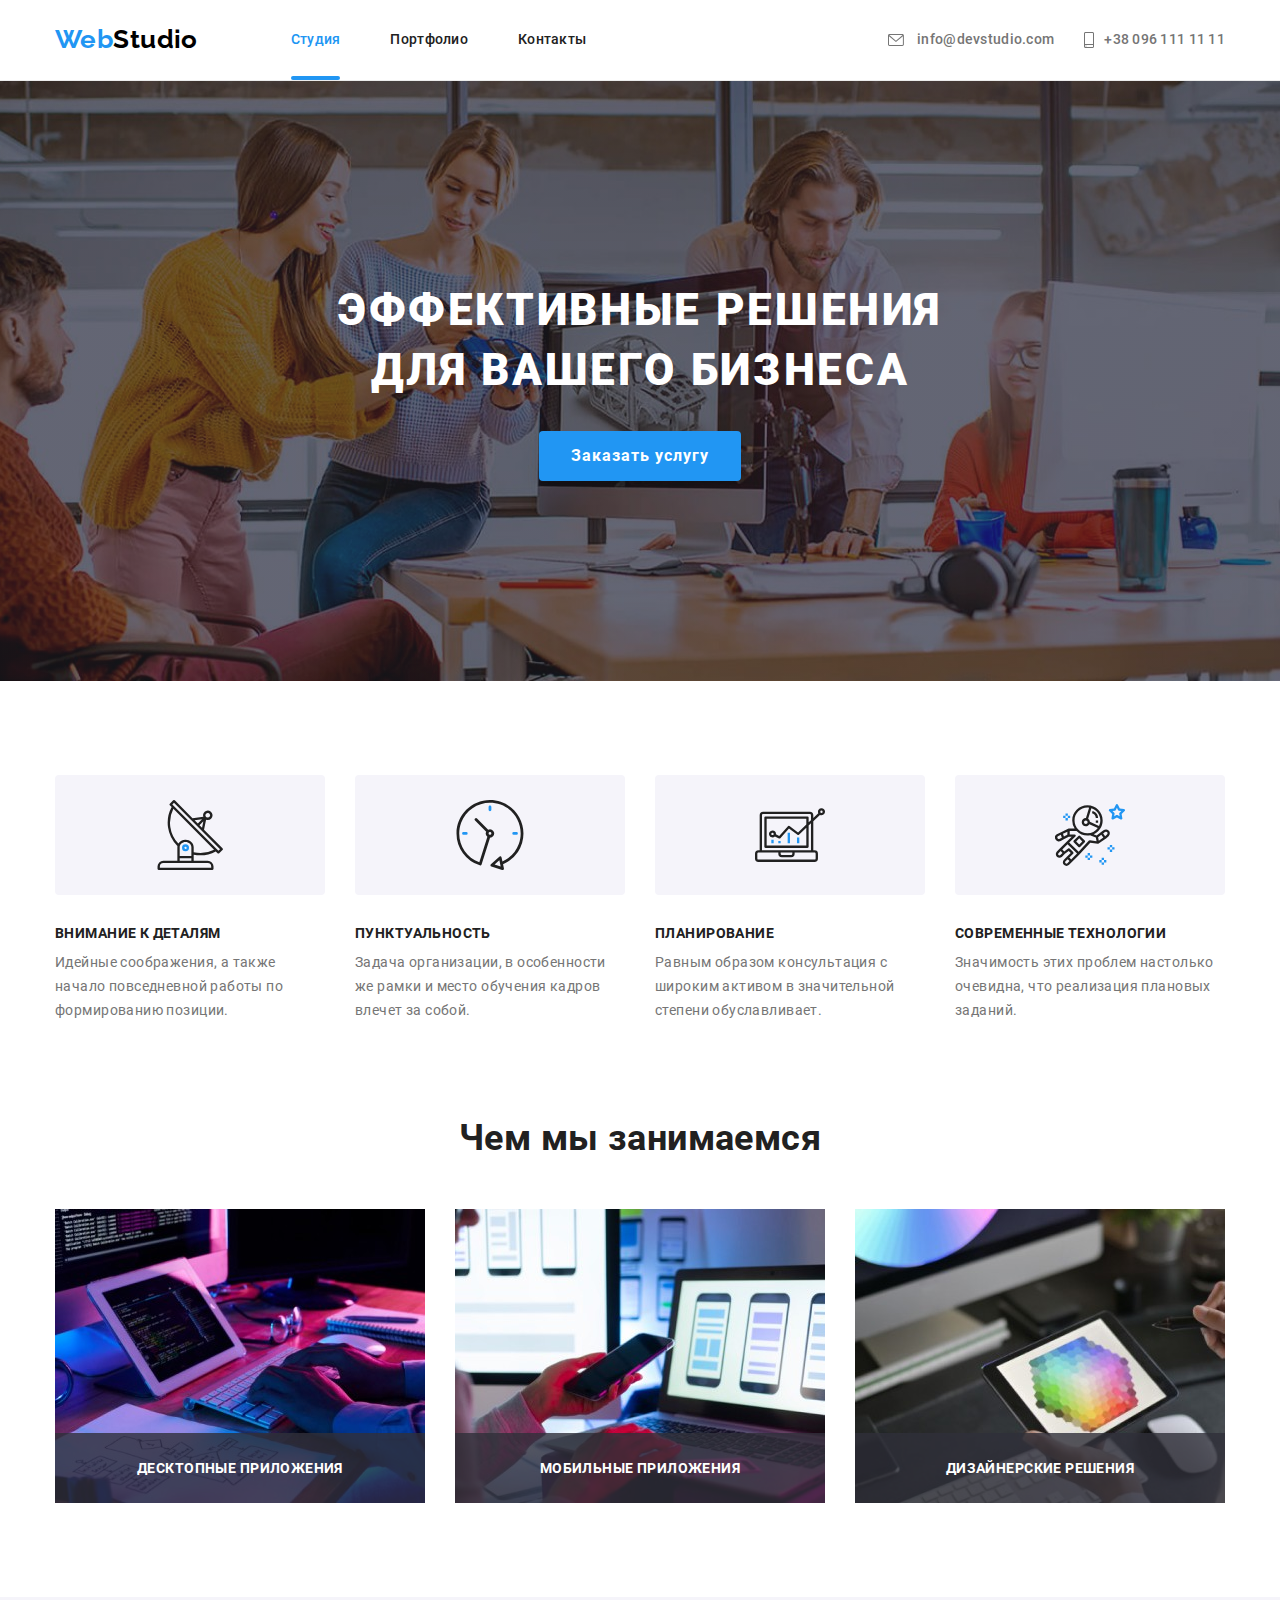
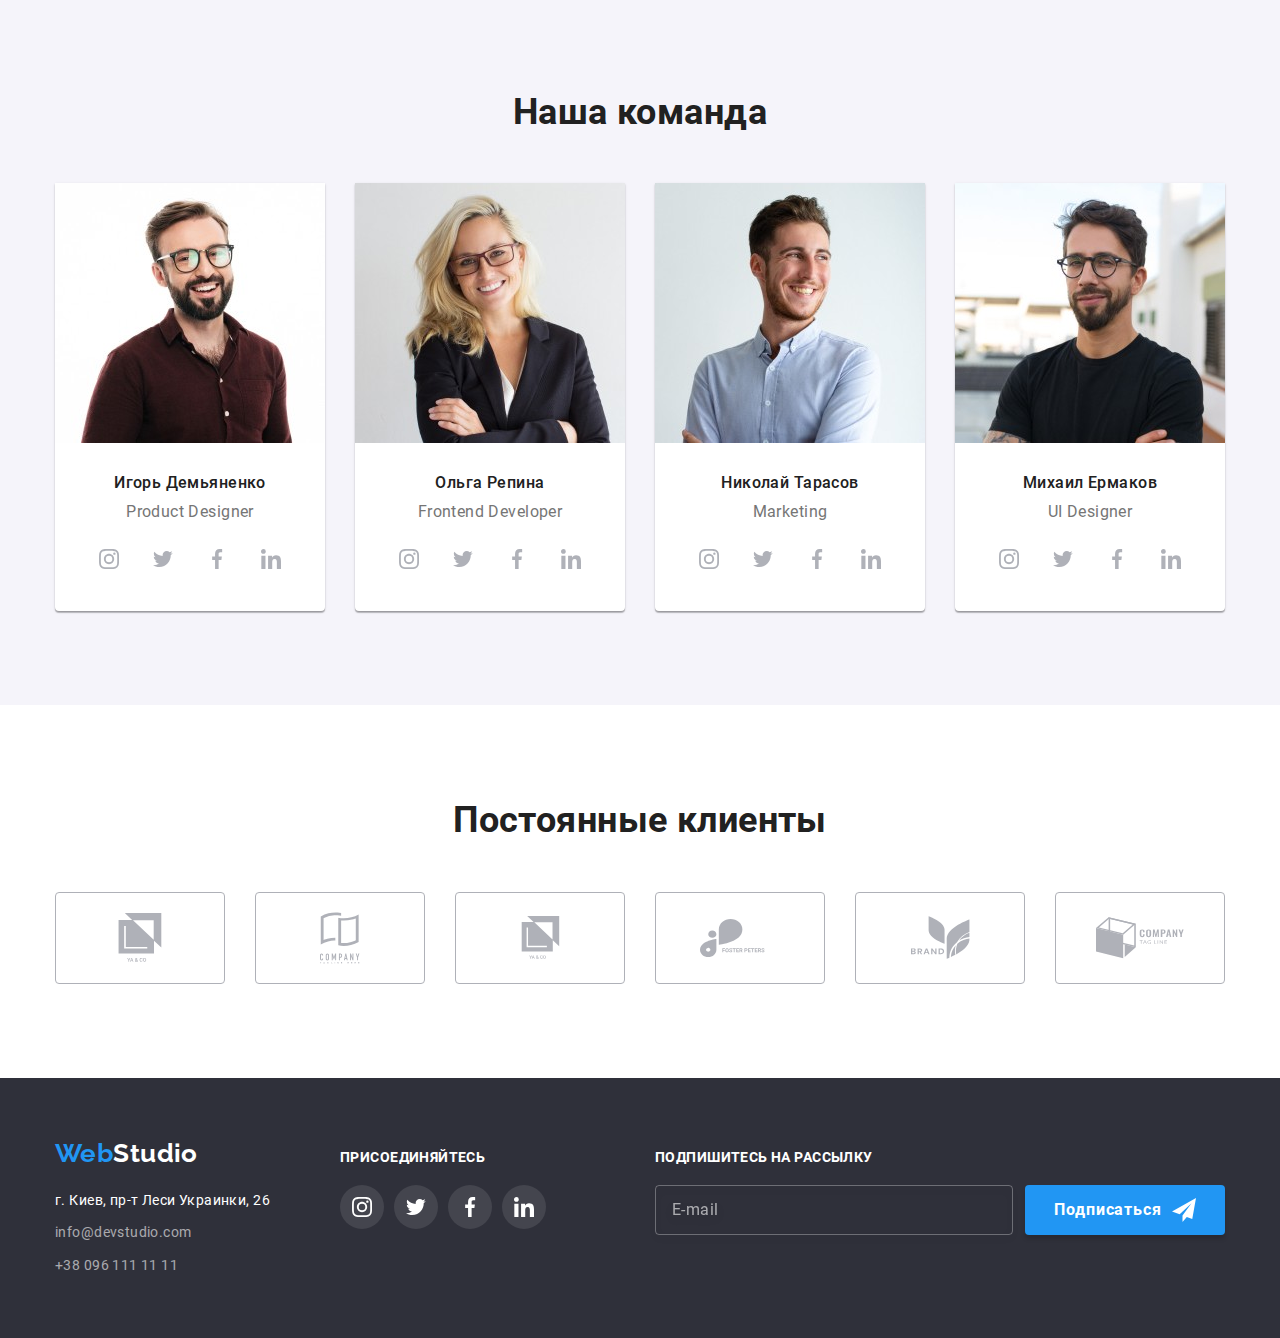
<file: index.html>
<!DOCTYPE html>
<html lang="ru">
	<head>
		<meta charset="UTF-8" />
		<meta http-equiv="X-UA-Compatible" content="IE=edge" />
		<meta name="viewport" content="width=device-width, initial-scale=1.0" />
		<title>WebStudio</title>
		<link rel="stylesheet" href="./css/main.min.css" />
	</head>
	<body data-body>
		<!--Шапка-->
		<header class="header">
			<div class="header__container container">
				<a href="./index.html" class="header__logo logo link">Web<span class="header__logo--color">Studio</span></a>
				<button class="mobile-btn" type="button" aria-expanded="false" aria-controls="mobile-menu" data-menu-button>
					<svg class="mobile-btn__icon" width="40" height="40" aria-label="Переключатель мобильного меню">
						<use class="mobile-btn__icon-cross" href="./images/icons.svg#icon-close"></use>
						<use class="mobile-btn__icon-menu" href="./images/icons.svg#icon-menu"></use>
					</svg>
				</button>
				<div class="header__box-links" id="mobile-menu" data-menu>
					<nav class="header__nav">
						<ul class="header__nav-list nav-list list">
							<li class="nav-list__item"><a class="nav-list__link nav-list__link--current link" href="">Студия</a></li>
							<li class="nav-list__item"><a class="nav-list__link link" href="./portfolio.html">Портфолио</a></li>
							<li class="nav-list__item"><a class="nav-list__link link" href="">Контакты</a></li>
						</ul>
					</nav>
					<ul class="contacts header__contacts list">
						<li class="contacts__item">
							<a href="mailto:info@devstudio.com" class="contacts__link link">
								<svg class="contacts__icon-invelope contacts__icon">
									<use href="./images/icons.svg#icon-envelope"></use>
								</svg>
								info@devstudio.com</a
							>
						</li>
						<li class="contacts__item">
							<a href="tel:+380961111111" class="contacts__link contacts__link--tel link">
								<svg class="contacts__icon-smartphone contacts__icon">
									<use href="./images/icons.svg#icon-smartphone"></use></svg
								>+38 096 111 11 11</a
							></li
						>
					</ul>
					<ul class="header__social-list list">
						<li class="header__social-item"
							><a
								class="header__social-link link"
								href="https://www.instagram.com/"
								target="_blank"
								rel="noopener nofollow noreferrer"
								>Instagram</a
							>
						</li>
						<li class="header__social-item"
							><a
								class="header__social-link link"
								href="https://twitter.com/"
								target="_blank"
								rel="noopener nofollow noreferrer"
								>Twitter</a
							></li
						>
						<li class="header__social-item"
							><a
								class="header__social-link link"
								href="https://uk-ua.facebook.com/"
								target="_blank"
								rel="noopener nofollow noreferrer"
								>Facebook</a
							></li
						>
						<li class="header__social-item"
							><a
								class="header__social-link link"
								href="https://www.linkedin.com/"
								target="_blank"
								rel="noopener nofollow noreferrer"
								>Linkedin</a
							></li
						>
					</ul>
				</div>
			</div>
		</header>
		<main>
			<!--Заголовок-->
			<section class="hero">
				<h1 class="hero__title">Эффективные решения для вашего бизнеса</h1>
				<button class="hero__btn" type="button" name="заказать услугу" data-modal-open>Заказать услугу</button>
				<div class="backdrop is-hidden" data-modal>
					<div class="modal">
						<button class="modal__btn-close" type="button" data-modal-close>
							<svg class="modal__icon-close" width="18" height="18">
								<use href="./images/icons.svg#icon-close"></use>
							</svg>
						</button>
						<form class="form" autocomplete="off">
							<div role="form__group" aria-labelledby="data-user">
								<p class="form__title" id="data-user">Оставьте свои данные, мы вам перезвоним</p>

								<label class="form__label">
									<span class="form__subtitle">Имя</span>
									<input class="form__input-user" type="text" name="name-user" required />
									<svg class="form__icon-user" width="18" height="18">
										<use href="./images/icons.svg#person-black"></use>
									</svg>
								</label>
								<label class="form__label">
									<span class="form__subtitle">Телефон</span>
									<input class="form__input-user" type="tel" name="tel-user" required />
									<svg class="form__icon-user" width="18" height="18">
										<use href="./images/icons.svg#phone-black"></use>
									</svg>
								</label>
								<label class="form__label">
									<span class="form__subtitle">Почта</span>
									<input class="form__input-user" type="email" name="mail-user" />

									<svg class="form__icon-user" width="18" height="18">
										<use href="./images/icons.svg#email-black"></use>
									</svg>
								</label>
								<label class="form__label form__label--mrg">
									<span class="form__subtitle">Комментарий</span>
									<textarea class="form__input-comment" name="comment" placeholder="Введите текст"></textarea>
								</label>
								<label class="form__check">
									<input class="form__check-user visually-hidden" type="checkbox" name="agriment" required />
									<span class="form__check-txt"
										>Соглашаюсь с рассылкой и принимаю <a class="form__link" href="">Условия договора</a>
									</span>
									<svg class="form__check-off" width="16" height="15">
										<use href="./images/icons.svg#check-off"></use>
									</svg>

									<svg class="form__check-on" width="16" height="15">
										<use href="./images/icons.svg#check-on"></use>
									</svg>
								</label>
							</div>
							<button class="form__btn" type="submit">Отправить</button>
						</form>
					</div>
				</div>
			</section>
			<!--Скилы-->
			<section class="skills skills__section">
				<div class="container">
					<h2 class="visually-hidden">Наши сильные стороны</h2>
					<ul class="skills__list list">
						<li class="skills__item">
							<div class="skills__box-img">
								<svg class="skills__icon skills__icon--size"><use href="./images/icons.svg#icon-antenna"></use></svg>
							</div>
							<h3 class="skills__subtitle">Внимание к деталям</h3>
							<p class="skills__text">
								Идейные соображения, а также начало повседневной работы по формированию позиции.
							</p>
						</li>
						<li class="skills__item">
							<div class="skills__box-img">
								<svg class="skills__icon"><use href="./images/icons.svg#icon-clock-1"></use></svg>
							</div>
							<h3 class="skills__subtitle">Пунктуальность</h3>
							<p class="skills__text">
								Задача организации, в особенности же рамки и место обучения кадров влечет за собой.
							</p>
						</li>
						<li class="skills__item">
							<div class="skills__box-img">
								<svg class="skills__icon"><use href="./images/icons.svg#icon-diagram-1"></use></svg>
							</div>
							<h3 class="skills__subtitle">Планирование</h3>
							<p class="skills__text">
								Равным образом консультация с широким активом в значительной степени обуславливает.
							</p>
						</li>
						<li class="skills__item">
							<div class="skills__box-img">
								<svg class="skills__icon"><use href="./images/icons.svg#icon-astronaut-1"></use></svg>
							</div>
							<h3 class="skills__subtitle">Современные технологии</h3>
							<p class="skills__text">Значимость этих проблем настолько очевидна, что реализация плановых заданий.</p>
						</li>
					</ul>
				</div>
			</section>
			<!--Фото работ Works-->
			<section class="works">
				<div class="container">
					<h2 class="works__title">Чем мы занимаемся</h2>
					<ul class="fomula-list list">
						<li class="fomula-list__item works__item">
							<img
								class="works__img"
								srcset="./images/works/img-1-370.jpg 370w, ./images/works/img-1-740.jpg 740w"
								sizes="(min-width: 1200px) 370px, 100vw"
								src="./images/works/img-1-370.jpg"
								alt="Програмист набирает код"
								width="370"
								height="294"
							/>
							<div class="works__overlay">
								<p class="works__subtitle">Десктопные приложения</p>
							</div>
						</li>
						<li class="fomula-list__item works__item">
							<img
								class="works__img"
								srcset="./images/works/img-2-370.jpg 370w, ./images/works/img-2-740.jpg 740w"
								sizes="(min-width: 1200px) 370px, 100vw"
								src="./images/works/img-2-370.jpg"
								alt="Адаптивная верстка"
								width="370"
								height="294"
							/>
							<div class="works__overlay">
								<p class="works__subtitle">Мобильные приложения</p>
							</div>
						</li>
						<li class="fomula-list__item works__item">
							<img
								class="works__img"
								srcset="./images/works/img-3-370.jpg 370w, ./images/works/img-3-740.jpg 740w"
								sizes="(min-width: 1200px) 370px, 100vw"
								src="./images/works/img-3-370.jpg"
								alt="Выбор цвета"
								width="370"
								height="294"
							/>
							<div class="works__overlay">
								<p class="works__subtitle">Дизайнерские решения</p>
							</div>
						</li>
					</ul>
				</div>
			</section>
			<!--Команда-->
			<section class="team">
				<div class="container">
					<h2 class="team__title">Наша команда</h2>
					<ul class="fomula-list list">
						<li class="fomula-list__item team__item">
							<img
								class="team__img"
								srcset="
									./images/team-mobile/img-1-450.jpg  450w,
									./images/team-mobile/img-1-900.jpg  900w,
									./images/team-tablet/img-1-354.jpg  354w,
									./images/team-tablet/img-1-708.jpg  708w,
									./images/team-desktop/img-1-270.jpg 270w,
									./images/team-desktop/img-1-540.jpg 540w
								"
								sizes="(min-width: 1200px) 270px, (min-width: 768px) 354px, (max-width: 767px) 450px, 100vw"
								src="./images/team-mobile/img-1-450.jpg"
								alt="Игорь Демьяненко"
								width="450"
								height="460"
							/>
							<h3 class="team__name">Игорь Демьяненко</h3>
							<p class="team__prof" lang="en">Product Designer</p>
							<div class="team__social social">
								<ul class="social__list list">
									<li class="social__item">
										<a
											class="social__icon-link social__icon-link--team"
											href="https://www.instagram.com/"
											target="_blank"
											rel="noopener nofollow noreferrer"
											aria-label="instagram"
											><svg class="social__icon">
												<use href="./images/icons.svg#icon-instagram-2"></use></svg
										></a>
									</li>
									<li class="social__item"
										><a
											class="social__icon-link social__icon-link--team"
											href="https://twitter.com/"
											target="_blank"
											rel="noopener nofollow noreferrer"
											aria-label="twitter"
										>
											<svg class="social__icon">
												<use href="./images/icons.svg#icon-twitter"></use></svg></a
									></li>
									<li class="social__item"
										><a
											class="social__icon-link social__icon-link--team"
											href="https://uk-ua.facebook.com/"
											target="_blank"
											rel="noopener nofollow noreferrer"
											aria-label="facebook"
											><svg class="social__icon">
												<use href="./images/icons.svg#icon-facebook-1"></use></svg></a
									></li>
									<li class="social__item"
										><a
											class="social__icon-link social__icon-link--team"
											href="https://www.linkedin.com/"
											target="_blank"
											rel="noopener nofollow noreferrer"
											aria-label="linkedin"
											><svg class="social__icon">
												<use href="./images/icons.svg#icon-linkedin-1"></use></svg></a
									></li>
								</ul>
							</div>
						</li>
						<li class="fomula-list__item team__item">
							<img
								class="team__img"
								srcset="
									./images/team-mobile/img-2-450.jpg  450w,
									./images/team-mobile/img-2-900.jpg  900w,
									./images/team-tablet/img-2-354.jpg  354w,
									./images/team-tablet/img-2-708.jpg  708w,
									./images/team-desktop/img-2-270.jpg 270w,
									./images/team-desktop/img-2-540.jpg 540w
								"
								sizes="(min-width: 1200px) 270px, (min-width: 768px) 354px, (max-width: 767px) 450px, 100vw"
								src="./images/team-mobile/img-2-450.jpg"
								alt="Ольга Репина"
								width="450"
								height="460"
							/>
							<h3 class="team__name">Ольга Репина</h3>
							<p class="team__prof" lang="en">Frontend Developer</p>
							<div class="team__social social">
								<ul class="social__list list">
									<li class="social__item"
										><a
											class="social__icon-link social__icon-link--team"
											href="https://www.instagram.com/"
											target="_blank"
											rel="noopener nofollow noreferrer"
											aria-label="instagram"
											><svg class="social__icon">
												<use href="./images/icons.svg#icon-instagram-2"></use></svg></a
									></li>
									<li class="social__item"
										><a
											class="social__icon-link social__icon-link--team"
											href="https://twitter.com/"
											target="_blank"
											rel="noopener nofollow noreferrer"
											aria-label="twitter"
										>
											<svg class="social__icon">
												<use href="./images/icons.svg#icon-twitter"></use></svg></a
									></li>
									<li class="social__item"
										><a
											class="social__icon-link social__icon-link--team"
											href="https://uk-ua.facebook.com/"
											target="_blank"
											rel="noopener nofollow noreferrer"
											aria-label="facebook"
											><svg class="social__icon">
												<use href="./images/icons.svg#icon-facebook-1"></use></svg></a
									></li>
									<li class="social__item"
										><a
											class="social__icon-link social__icon-link--team"
											href="https://www.linkedin.com/"
											target="_blank"
											rel="noopener nofollow noreferrer"
											aria-label="linkedin"
											><svg class="social__icon">
												<use href="./images/icons.svg#icon-linkedin-1"></use></svg
										></a>
									</li>
								</ul>
							</div>
						</li>
						<li class="fomula-list__item team__item">
							<img
								class="team__img"
								srcset="
									./images/team-mobile/img-3-450.jpg  450w,
									./images/team-mobile/img-3-900.jpg  900w,
									./images/team-tablet/img-3-354.jpg  354w,
									./images/team-tablet/img-3-708.jpg  708w,
									./images/team-desktop/img-3-270.jpg 270w,
									./images/team-desktop/img-3-540.jpg 540w
								"
								sizes="(min-width: 1200px) 270px, (min-width: 768px) 354px, (max-width: 767px) 450px, 100vw"
								src="./images/team-mobile/img-3-450.jpg"
								alt="Николай Тарасов"
								width="450"
								height="460"
							/>
							<h3 class="team__name">Николай Тарасов</h3>
							<p class="team__prof" lang="en">Marketing</p>
							<div class="team__social social">
								<ul class="social__list list">
									<li class="social__item"
										><a
											class="social__icon-link social__icon-link--team"
											href="https://www.instagram.com/"
											target="_blank"
											rel="noopener nofollow noreferrer"
											aria-label="instagram"
											><svg class="social__icon">
												<use href="./images/icons.svg#icon-instagram-2"></use></svg
										></a>
									</li>
									<li class="social__item"
										><a
											class="social__icon-link social__icon-link--team"
											href="https://twitter.com/"
											target="_blank"
											rel="noopener nofollow noreferrer"
											aria-label="twitter"
										>
											<svg class="social__icon">
												<use href="./images/icons.svg#icon-twitter"></use></svg></a
									></li>
									<li class="social__item"
										><a
											class="social__icon-link social__icon-link--team"
											href="https://uk-ua.facebook.com/"
											target="_blank"
											rel="noopener nofollow noreferrer"
											aria-label="facebook"
											><svg class="social__icon">
												<use href="./images/icons.svg#icon-facebook-1"></use></svg></a
									></li>
									<li class="social__item"
										><a
											class="social__icon-link social__icon-link--team"
											href="https://www.linkedin.com/"
											target="_blank"
											rel="noopener nofollow noreferrer"
											aria-label="linkedin"
											><svg class="social__icon">
												<use href="./images/icons.svg#icon-linkedin-1"></use></svg
										></a>
									</li>
								</ul>
							</div>
						</li>
						<li class="fomula-list__item team__item">
							<img
								class="team__img"
								srcset="
									./images/team-mobile/img-4-450.jpg  450w,
									./images/team-mobile/img-4-900.jpg  900w,
									./images/team-tablet/img-4-354.jpg  354w,
									./images/team-tablet/img-4-708.jpg  708w,
									./images/team-desktop/img-4-270.jpg 270w,
									./images/team-desktop/img-4-540.jpg 540w
								"
								sizes="(min-width: 1200px) 270px, (min-width: 768px) 354px, (max-width: 767px) 450px, 100vw"
								src="./images/team-mobile/img-4-450.jpg"
								alt="Михаил Ермаков"
								width="450"
								height="460"
							/>
							<h3 class="team__name">Михаил Ермаков</h3>
							<p class="team__prof" lang="en">UI Designer</p>
							<div class="team__social social">
								<ul class="social__list list">
									<li class="social__item">
										<a
											class="social__icon-link social__icon-link--team"
											href="https://www.instagram.com/"
											target="_blank"
											rel="noopener nofollow noreferrer"
											aria-label="instagram"
											><svg class="social__icon">
												<use href="./images/icons.svg#icon-instagram-2"></use></svg
										></a>
									</li>
									<li class="social__item"
										><a
											class="social__icon-link social__icon-link--team"
											href="https://twitter.com/"
											target="_blank"
											rel="noopener nofollow noreferrer"
											aria-label="twitter"
										>
											<svg class="social__icon">
												<use href="./images/icons.svg#icon-twitter"></use></svg
										></a>
									</li>
									<li class="social__item"
										><a
											class="social__icon-link social__icon-link--team"
											href="https://uk-ua.facebook.com/"
											target="_blank"
											rel="noopener nofollow noreferrer"
											aria-label="facebook"
											><svg class="social__icon">
												<use href="./images/icons.svg#icon-facebook-1"></use></svg
										></a>
									</li>
									<li class="social__item"
										><a
											class="social__icon-link social__icon-link--team"
											href="https://www.linkedin.com/"
											target="_blank"
											rel="noopener nofollow noreferrer"
											aria-label="linkedin"
											><svg class="social__icon">
												<use href="./images/icons.svg#icon-linkedin-1"></use></svg
										></a>
									</li>
								</ul>
							</div>
						</li>
					</ul>
				</div>
			</section>
			<!-- Постоянные клиенты -->
			<section class="clients">
				<div class="container">
					<h2 class="clients__title">Постоянные клиенты</h2>
					<ul class="clients__list list">
						<li class="clients__item">
							<a class="clients__link" href="">
								<svg class="clients__icon-1 clients__client-icon--fill">
									<use href="./images/icons.svg#icon-client-1"></use>
								</svg>
							</a>
						</li>
						<li class="clients__item"
							><a class="clients__link" href="">
								<svg class="clients__icon-2 clients__client-icon--fill">
									<use href="./images/icons.svg#icon-client-2"></use>
								</svg> </a
						></li>
						<li class="clients__item"
							><a class="clients__link" href="">
								<svg class="clients__icon-3 clients__client-icon--fill">
									<use href="./images/icons.svg#icon-client-1"></use>
								</svg> </a
						></li>
						<li class="clients__item"
							><a class="clients__link" href="">
								<svg class="clients__icon-4 clients__client-icon--fill">
									<use href="./images/icons.svg#icon-client-4"></use>
								</svg> </a
						></li>
						<li class="clients__item"
							><a class="clients__link" href="">
								<svg class="clients__icon-5 clients__client-icon--fill">
									<use href="./images/icons.svg#icon-client-5"></use>
								</svg> </a
						></li>
						<li class="clients__item"
							><a class="clients__link" href="">
								<svg class="clients__icon-6 clients__client-icon--fill">
									<use href="./images/icons.svg#icon-client-6"></use>
								</svg> </a
						></li>
					</ul>
				</div>
			</section>
		</main>
		<!--Подвал-->
		<footer class="footer">
			<div class="footer__container container">
				<div class="footer__main">
					<div class="footer__main-logo">
						<a href="./index.html" class="footer__logo logo link">Web<span class="footer__logo--color">Studio</span></a>
					</div>
					<address class="address">
						<ul class="address__list list">
							<li class="address__item">
								<a
									href="https://goo.gl/maps/eWLv4sbZ4wouN5dA7"
									target="_blank"
									rel="noopener nofollow noreferrer"
									class="address__city-link address__link link"
								>
									г. Киев, пр-т Леси Украинки, 26
								</a>
							</li>

							<li class="address__item"
								><a href="mailto:info@devstudio.com" class="address__mail-link address__link link"
									>info@devstudio.com</a
								></li
							>
							<li class="address__item"
								><a href="tel:+380961111111" class="address__tel-link address__link link">+38 096 111 11 11</a></li
							>
						</ul>
					</address>
				</div>
				<div class="footer__secondary">
					<strong class="footer__subtitle">Присоединяйтесь</strong>
					<div class="social">
						<ul class="social__list list">
							<li class="social__item">
								<a
									class="social__icon-link social__icon-link--footer"
									href="https://www.instagram.com/"
									target="_blank"
									rel="noopener nofollow noreferrer"
									aria-label="instagram"
									><svg class="social__icon">
										<use href="./images/icons.svg#icon-instagram-2"></use></svg></a
							></li>
							<li class="social__item"
								><a
									class="social__icon-link social__icon-link--footer"
									href="https://twitter.com/"
									target="_blank"
									rel="noopener nofollow noreferrer"
									aria-label="twitter"
								>
									<svg class="social__icon">
										<use href="./images/icons.svg#icon-twitter"></use></svg></a
							></li>
							<li class="social__item"
								><a
									class="social__icon-link social__icon-link--footer"
									href="https://uk-ua.facebook.com/"
									target="_blank"
									rel="noopener nofollow noreferrer"
									aria-label="facebook"
									><svg class="social__icon">
										<use href="./images/icons.svg#icon-facebook-1"></use></svg></a
							></li>
							<li class="social__item"
								><a
									class="social__icon-link social__icon-link--footer"
									href="https://www.linkedin.com/"
									target="_blank"
									rel="noopener nofollow noreferrer"
									aria-label="linkedin"
									><svg class="social__icon">
										<use href="./images/icons.svg#icon-linkedin-1"></use></svg></a
							></li>
						</ul>
					</div>
				</div>
				<div class="footer__third">
					<strong class="footer__subtitle">Подпишитесь на рассылку</strong>
					<form class="subscribe" autocomplete="off">
						<label class="subscribe__label">
							<input class="subscribe__input" type="email" name="email" placeholder="E-mail" required />
						</label>
						<button class="subscribe__btn-submit" type="submit">Подписаться</button>
					</form>
				</div>
			</div>
		</footer>
		<script src="./js/mobile-menu.js"></script>
		<script src="./js/modal.js"></script>
	</body>
</html>
</file>
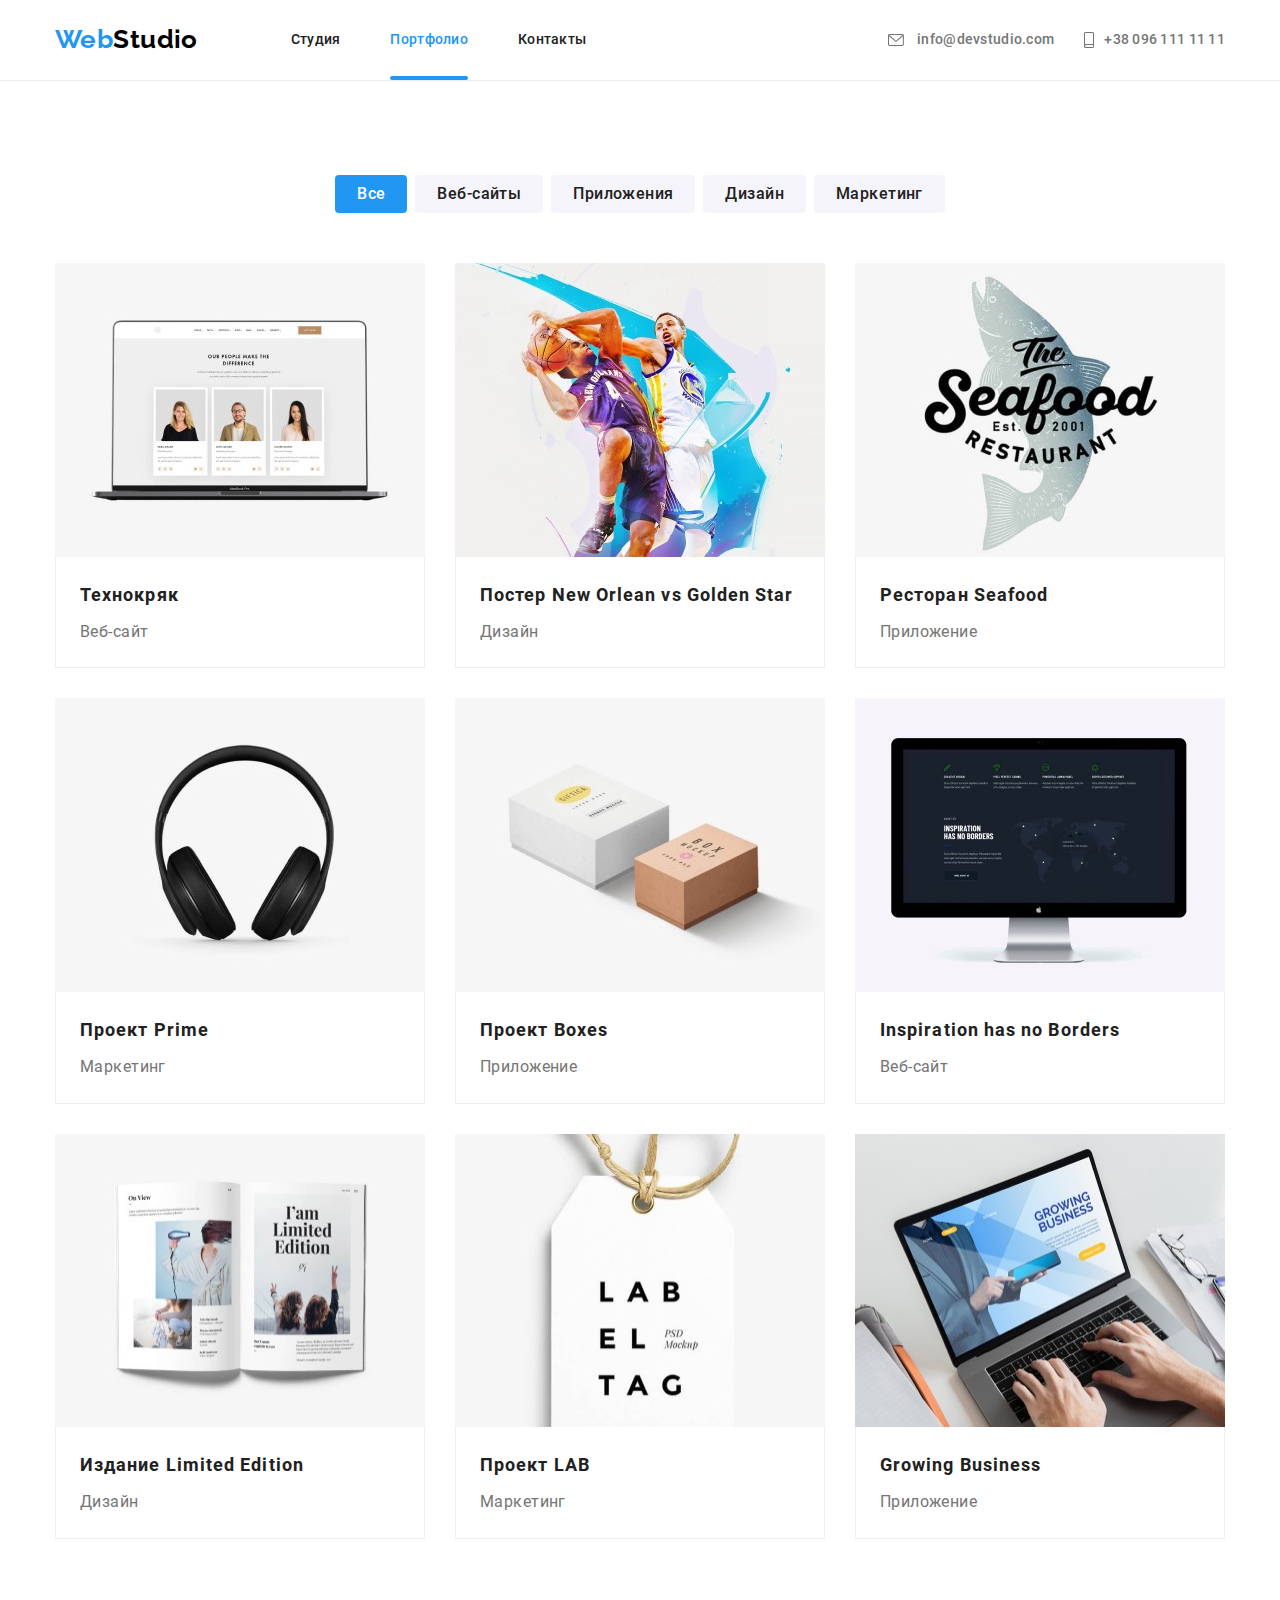
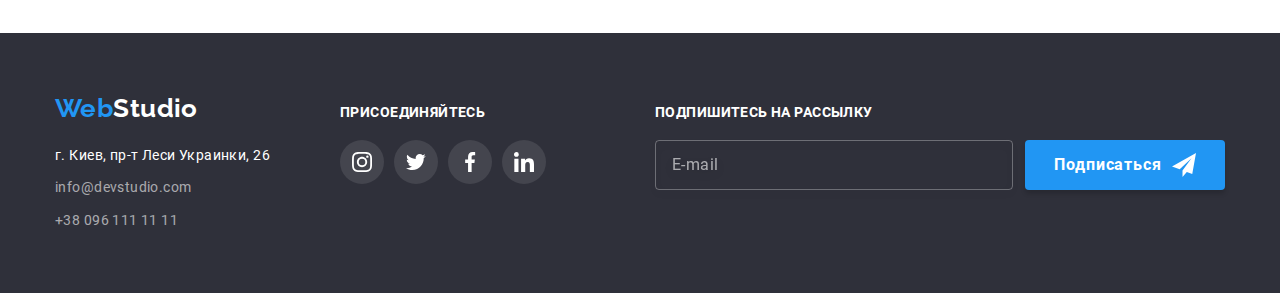
<file: portfolio.html>
<!DOCTYPE html>
<html lang="ru">
	<head>
		<meta charset="UTF-8" />
		<meta http-equiv="X-UA-Compatible" content="IE=edge" />
		<meta name="viewport" content="width=device-width, initial-scale=1.0" />
		<title>WebStudio</title>
		<link rel="stylesheet" href="./css/main.min.css" />
	</head>
	<body data-body>
		<!--Шапка-->
		<header class="header">
			<div class="header__container container">
				<a href="./index.html" class="header__logo logo link">Web<span class="header__logo--color">Studio</span></a>
				<button class="mobile-btn" type="button" aria-expanded="false" aria-controls="mobile-menu" data-menu-button>
					<svg class="mobile-btn__icon" width="40" height="40" aria-label="Переключатель мобильного меню">
						<use class="mobile-btn__icon-cross" href="./images/icons.svg#icon-close"></use>
						<use class="mobile-btn__icon-menu" href="./images/icons.svg#icon-menu"></use>
					</svg>
				</button>
				<div class="header__box-links" id="mobile-menu" data-menu>
					<nav class="header__nav">
						<ul class="header__nav-list nav-list list">
							<li class="nav-list__item"><a class="nav-list__link link" href="./index.html">Студия</a></li>
							<li class="nav-list__item"
								><a class="nav-list__link nav-list__link--current link" href="">Портфолио</a></li
							>
							<li class="nav-list__item"><a class="nav-list__link link" href="">Контакты</a></li>
						</ul>
					</nav>
					<ul class="contacts header__contacts list">
						<li class="contacts__item">
							<a href="mailto:info@devstudio.com" class="contacts__link link">
								<svg class="contacts__icon-invelope contacts__icon">
									<use href="./images/icons.svg#icon-envelope"></use>
								</svg>
								info@devstudio.com</a
							>
						</li>
						<li class="contacts__item">
							<a href="tel:+380961111111" class="contacts__link contacts__link--tel link">
								<svg class="contacts__icon-smartphone contacts__icon">
									<use href="./images/icons.svg#icon-smartphone"></use></svg
								>+38 096 111 11 11</a
							></li
						>
					</ul>
					<ul class="header__social-list list">
						<li class="header__social-item"
							><a
								class="header__social-link link"
								href="https://www.instagram.com/"
								target="_blank"
								rel="noopener nofollow noreferrer"
								>Instagram</a
							>
						</li>
						<li class="header__social-item"
							><a
								class="header__social-link link"
								href="https://twitter.com/"
								target="_blank"
								rel="noopener nofollow noreferrer"
								>Twitter</a
							></li
						>
						<li class="header__social-item"
							><a
								class="header__social-link link"
								href="https://uk-ua.facebook.com/"
								target="_blank"
								rel="noopener nofollow noreferrer"
								>Facebook</a
							></li
						>
						<li class="header__social-item"
							><a
								class="header__social-link link"
								href="https://www.linkedin.com/"
								target="_blank"
								rel="noopener nofollow noreferrer"
								>Linkedin</a
							></li
						>
					</ul>
				</div>
			</div>
		</header>
		<main>
			<!--Фильтр + прoекты-->
			<section class="section">
				<div class="container">
					<h1 class="visually-hidden">Наши проекты</h1>
					<ul class="filter list">
						<li class="filter__item"
							><button class="filter__button filter__button--current" type="button" name="все">Все</button></li
						>
						<li class="filter__item"
							><button class="filter__button" type="button" name="веб-сайты">Веб-сайты</button></li
						>
						<li class="filter__item">
							<button class="filter__button" type="button" name="приложения">Приложения</button>
						</li>
						<li class="filter__item"><button class="filter__button" type="button" name="дизайн">Дизайн</button></li>
						<li class="filter__item"
							><button class="filter__button" type="button" name="маркетинг">Маркетинг</button></li
						>
					</ul>
					<ul class="cards-list fomula-list list">
						<li class="fomula-list__item">
							<a href="" class="cards-list__link">
								<div class="cards-list__thumb">
									<picture>
										<source
											media="(min-width: 1200px)"
											srcset="./images/portfolio-desktop/img-1.jpg 1x, ./images/portfolio-desktop/img-1@2x.jpg 2x"
											type="image/jpg" />
										<source
											media="(min-width: 768px)"
											srcset="./images/portfolio-tablet/img-1.jpg 1x, ./images/portfolio-tablet/img-1@2x.jpg 2x"
											type="image/jpg" />
										<source
											media="(max-width: 767px)"
											srcset="./images/portfolio-mobile/img-1.jpg 1x, ./images/portfolio-mobile/img-1@2x.jpg 2x"
											type="image/jpg" />
										<img
											class="cards-list__img"
											src="./images/portfolio-mobile/img-1.jpg"
											alt="Технокряк (Дизайн)"
											width="450"
											height="294"
									/></picture>

									<div class="cards-list__overlay">
										<p class="cards-list__txt-overlay"
											>Ресурс предлагает комплексные предложения с разным уровнем функционала и сервисов. Все это
											позволит посетителю получить исчерпывающие сведения<br />
											о компании или частном лице.</p
										>
									</div>
								</div>

								<div class="cards-list__box-txt">
									<h2 class="cards-list__title">Технокряк</h2>
									<p class="cards-list__text">Веб-сайт</p>
								</div>
							</a>
						</li>
						<li class="fomula-list__item">
							<a href="" class="cards-list__link">
								<div class="cards-list__thumb">
									<picture>
										<source
											media="(min-width: 1200px)"
											srcset="./images/portfolio-desktop/img-2.jpg 1x, ./images/portfolio-desktop/img-2@2x.jpg 2x"
											type="image/jpg" />
										<source
											media="(min-width: 768px)"
											srcset="./images/portfolio-tablet/img-2.jpg 1x, ./images/portfolio-tablet/img-2@2x.jpg 2x"
											type="image/jpg" />
										<source
											media="(max-width: 767px)"
											srcset="./images/portfolio-mobile/img-2.jpg 1x, ./images/portfolio-mobile/img-2@2x.jpg 2x"
											type="image/jpg" />
										<img
											class="cards-list__img"
											src="./images/portfolio-mobile/img-2.jpg"
											alt="New Orlean vs Golden Star (Постер)"
											width="450"
											height="294"
									/></picture>

									<div class="cards-list__overlay">
										<p class="cards-list__txt-overlay"
											>Ресурс предлагает комплексные предложения с разным уровнем функционала и сервисов. Все это
											позволит посетителю получить исчерпывающие сведения<br />
											о компании или частном лице.</p
										>
									</div>
								</div>
								<div class="cards-list__box-txt">
									<h2 class="cards-list__title">Постер New Orlean vs Golden Star</h2>
									<p class="cards-list__text">Дизайн</p>
								</div>
							</a>
						</li>
						<li class="fomula-list__item">
							<a href="" class="cards-list__link">
								<div class="cards-list__thumb">
									<picture>
										<source
											media="(min-width: 1200px)"
											srcset="./images/portfolio-desktop/img-3.jpg 1x, ./images/portfolio-desktop/img-3@2x.jpg 2x"
											type="image/jpg" />
										<source
											media="(min-width: 768px)"
											srcset="./images/portfolio-tablet/img-3.jpg 1x, ./images/portfolio-tablet/img-3@2x.jpg 2x"
											type="image/jpg" />
										<source
											media="(max-width: 767px)"
											srcset="./images/portfolio-mobile/img-3.jpg 1x, ./images/portfolio-mobile/img-3@2x.jpg 2x"
											type="image/jpg" />
										<img
											class="cards-list__img"
											src="./images/portfolio-mobile/img-3.jpg"
											alt="Ресторан Seafood (Приложение)"
											width="450"
											height="294"
									/></picture>

									<div class="cards-list__overlay">
										<p class="cards-list__txt-overlay"
											>Ресурс предлагает комплексные предложения с разным уровнем функционала и сервисов. Все это
											позволит посетителю получить исчерпывающие сведения<br />
											о компании или частном лице.</p
										>
									</div></div
								>

								<div class="cards-list__box-txt">
									<h2 class="cards-list__title">Ресторан Seafood</h2>
									<p class="cards-list__text">Приложение</p>
								</div>
							</a>
						</li>
						<li class="fomula-list__item">
							<a href="" class="cards-list__link">
								<div class="cards-list__thumb">
									<picture>
										<source
											media="(min-width: 1200px)"
											srcset="./images/portfolio-desktop/img-4.jpg 1x, ./images/portfolio-desktop/img-4@2x.jpg 2x"
											type="image/jpg" />
										<source
											media="(min-width: 768px)"
											srcset="./images/portfolio-tablet/img-4.jpg 1x, ./images/portfolio-tablet/img-4@2x.jpg 2x"
											type="image/jpg" />
										<source
											media="(max-width: 767px)"
											srcset="./images/portfolio-mobile/img-4.jpg 1x, ./images/portfolio-mobile/img-4@2x.jpg 2x"
											type="image/jpg" />
										<img
											class="cards-list__img"
											src="./images/portfolio-mobile/img-4.jpg"
											alt="Проект Prime (Маркетинг)"
											width="450"
											height="294"
									/></picture>

									<div class="cards-list__overlay">
										<p class="cards-list__txt-overlay"
											>Ресурс предлагает комплексные предложения с разным уровнем функционала и сервисов. Все это
											позволит посетителю получить исчерпывающие сведения<br />
											о компании или частном лице.</p
										>
									</div></div
								>

								<div class="cards-list__box-txt">
									<h2 class="cards-list__title">Проект Prime</h2>
									<p class="cards-list__text">Маркетинг</p>
								</div>
							</a>
						</li>
						<li class="fomula-list__item">
							<a href="" class="cards-list__link">
								<div class="cards-list__thumb">
									<picture>
										<source
											media="(min-width: 1200px)"
											srcset="./images/portfolio-desktop/img-5.jpg 1x, ./images/portfolio-desktop/img-5@2x.jpg 2x"
											type="image/jpg" />
										<source
											media="(min-width: 768px)"
											srcset="./images/portfolio-tablet/img-5.jpg 1x, ./images/portfolio-tablet/img-5@2x.jpg 2x"
											type="image/jpg" />
										<source
											media="(max-width: 767px)"
											srcset="./images/portfolio-mobile/img-5.jpg 1x, ./images/portfolio-mobile/img-5@2x.jpg 2x"
											type="image/jpg" />
										<img
											class="cards-list__img"
											src="./images/portfolio-mobile/img-5.jpg"
											alt="Проект Boxes (Приложение)"
											width="450"
											height="294"
									/></picture>

									<div class="cards-list__overlay">
										<p class="cards-list__txt-overlay"
											>Ресурс предлагает комплексные предложения с разным уровнем функционала и сервисов. Все это
											позволит посетителю получить исчерпывающие сведения<br />
											о компании или частном лице.</p
										>
									</div></div
								>
								<div class="cards-list__box-txt">
									<h2 class="cards-list__title">Проект Boxes</h2>
									<p class="cards-list__text">Приложение</p>
								</div>
							</a>
						</li>
						<li class="fomula-list__item">
							<a href="" class="cards-list__link">
								<div class="cards-list__thumb">
									<picture>
										<source
											media="(min-width: 1200px)"
											srcset="./images/portfolio-desktop/img-6.jpg 1x, ./images/portfolio-desktop/img-6@2x.jpg 2x"
											type="image/jpg" />
										<source
											media="(min-width: 768px)"
											srcset="./images/portfolio-tablet/img-6.jpg 1x, ./images/portfolio-tablet/img-6@2x.jpg 2x"
											type="image/jpg" />
										<source
											media="(max-width: 767px)"
											srcset="./images/portfolio-mobile/img-6.jpg 1x, ./images/portfolio-mobile/img-6@2x.jpg 2x"
											type="image/jpg" />
										<img
											class="cards-list__img"
											src="./images/portfolio-mobile/img-6.jpg"
											alt="Inspiration has no Borders (Веб-сайт)"
											width="450"
											height="294"
									/></picture>
									<div class="cards-list__overlay">
										<p class="cards-list__txt-overlay"
											>Ресурс предлагает комплексные предложения с разным уровнем функционала и сервисов. Все это
											позволит посетителю получить исчерпывающие сведения<br />
											о компании или частном лице.</p
										>
									</div></div
								>

								<div class="cards-list__box-txt">
									<h2 class="cards-list__title">Inspiration has no Borders</h2>
									<p class="cards-list__text">Веб-сайт</p>
								</div>
							</a>
						</li>
						<li class="fomula-list__item">
							<a href="" class="cards-list__link">
								<div class="cards-list__thumb">
									<picture>
										<source
											media="(min-width: 1200px)"
											srcset="./images/portfolio-desktop/img-7.jpg 1x, ./images/portfolio-desktop/img-7@2x.jpg 2x"
											type="image/jpg" />
										<source
											media="(min-width: 768px)"
											srcset="./images/portfolio-tablet/img-7.jpg 1x, ./images/portfolio-tablet/img-7@2x.jpg 2x"
											type="image/jpg" />
										<source
											media="(max-width: 767px)"
											srcset="./images/portfolio-mobile/img-7.jpg 1x, ./images/portfolio-mobile/img-7@2x.jpg 2x"
											type="image/jpg" />
										<img
											class="cards-list__img"
											src="./images/portfolio-mobile/img-7.jpg"
											alt="Издание Limited Edition (Дизайн)"
											width="450"
											height="294"
									/></picture>

									<div class="cards-list__overlay">
										<p class="cards-list__txt-overlay"
											>Ресурс предлагает комплексные предложения с разным уровнем функционала и сервисов. Все это
											позволит посетителю получить исчерпывающие сведения<br />
											о компании или частном лице.</p
										>
									</div></div
								>

								<div class="cards-list__box-txt">
									<h2 class="cards-list__title">Издание Limited Edition</h2>
									<p class="cards-list__text">Дизайн</p>
								</div>
							</a>
						</li>
						<li class="fomula-list__item">
							<a href="" class="cards-list__link">
								<div class="cards-list__thumb">
									<picture>
										<source
											media="(min-width: 1200px)"
											srcset="./images/portfolio-desktop/img-8.jpg 1x, ./images/portfolio-desktop/img-8@2x.jpg 2x"
											type="image/jpg" />
										<source
											media="(min-width: 768px)"
											srcset="./images/portfolio-tablet/img-8.jpg 1x, ./images/portfolio-tablet/img-8@2x.jpg 2x"
											type="image/jpg" />
										<source
											media="(max-width: 767px)"
											srcset="./images/portfolio-mobile/img-8.jpg 1x, ./images/portfolio-mobile/img-8@2x.jpg 2x"
											type="image/jpg" />
										<img
											class="cards-list__img"
											src="./images/portfolio-mobile/img-8.jpg"
											alt="Проект LAB (Маркетинг)"
											width="450"
											height="294"
									/></picture>

									<div class="cards-list__overlay">
										<p class="cards-list__txt-overlay"
											>Ресурс предлагает комплексные предложения с разным уровнем функционала и сервисов. Все это
											позволит посетителю получить исчерпывающие сведения<br />
											о компании или частном лице.</p
										>
									</div></div
								>

								<div class="cards-list__box-txt">
									<h2 class="cards-list__title">Проект LAB</h2>
									<p class="cards-list__text">Маркетинг</p>
								</div>
							</a>
						</li>
						<li class="fomula-list__item">
							<a href="" class="cards-list__link">
								<div class="cards-list__thumb">
									<picture>
										<source
											media="(min-width: 1200px)"
											srcset="./images/portfolio-desktop/img-9.jpg 1x, ./images/portfolio-desktop/img-9@2x.jpg 2x"
											type="image/jpg" />
										<source
											media="(min-width: 768px)"
											srcset="./images/portfolio-tablet/img-9.jpg 1x, ./images/portfolio-tablet/img-9@2x.jpg 2x"
											type="image/jpg" />
										<source
											media="(max-width: 767px)"
											srcset="./images/portfolio-mobile/img-9.jpg 1x, ./images/portfolio-mobile/img-9@2x.jpg 2x"
											type="image/jpg" />
										<img
											class="cards-list__img"
											src="./images/portfolio-mobile/img-9.jpg"
											alt="Growing Business (Приложение)"
											width="450"
											height="294"
									/></picture>

									<div class="cards-list__overlay">
										<p class="cards-list__txt-overlay"
											>Ресурс предлагает комплексные предложения с разным уровнем функционала и сервисов. Все это
											позволит посетителю получить исчерпывающие сведения<br />
											о компании или частном лице.</p
										>
									</div></div
								>

								<div class="cards-list__box-txt">
									<h2 class="cards-list__title">Growing Business</h2>
									<p class="cards-list__text">Приложение</p>
								</div>
							</a>
						</li>
					</ul>
				</div>
			</section>
		</main>
		<!--Подвал-->
		<footer class="footer">
			<div class="footer__container container">
				<div class="footer__main">
					<div class="footer__main-logo">
						<a href="./index.html" class="footer__logo logo link">Web<span class="footer__logo--color">Studio</span></a>
					</div>
					<address class="address">
						<ul class="address__list list">
							<li class="address__item">
								<a
									href="https://goo.gl/maps/eWLv4sbZ4wouN5dA7"
									target="_blank"
									rel="noopener nofollow noreferrer"
									class="address__city-link address__link link"
								>
									г. Киев, пр-т Леси Украинки, 26
								</a>
							</li>

							<li class="address__item"
								><a href="mailto:info@devstudio.com" class="address__mail-link address__link link"
									>info@devstudio.com</a
								></li
							>
							<li class="address__item"
								><a href="tel:+380961111111" class="address__tel-link address__link link">+38 096 111 11 11</a></li
							>
						</ul>
					</address>
				</div>
				<div class="footer__secondary">
					<strong class="footer__subtitle">Присоединяйтесь</strong>
					<div class="social">
						<ul class="social__list list">
							<li class="social__item">
								<a
									class="social__icon-link social__icon-link--footer"
									href="https://www.instagram.com/"
									target="_blank"
									rel="noopener nofollow noreferrer"
									aria-label="instagram"
									><svg class="social__icon">
										<use href="./images/icons.svg#icon-instagram-2"></use></svg></a
							></li>
							<li class="social__item"
								><a
									class="social__icon-link social__icon-link--footer"
									href="https://twitter.com/"
									target="_blank"
									rel="noopener nofollow noreferrer"
									aria-label="twitter"
								>
									<svg class="social__icon">
										<use href="./images/icons.svg#icon-twitter"></use></svg></a
							></li>
							<li class="social__item"
								><a
									class="social__icon-link social__icon-link--footer"
									href="https://uk-ua.facebook.com/"
									target="_blank"
									rel="noopener nofollow noreferrer"
									aria-label="facebook"
									><svg class="social__icon">
										<use href="./images/icons.svg#icon-facebook-1"></use></svg></a
							></li>
							<li class="social__item"
								><a
									class="social__icon-link social__icon-link--footer"
									href="https://www.linkedin.com/"
									target="_blank"
									rel="noopener nofollow noreferrer"
									aria-label="linkedin"
									><svg class="social__icon">
										<use href="./images/icons.svg#icon-linkedin-1"></use></svg></a
							></li>
						</ul>
					</div>
				</div>
				<div class="footer__third">
					<strong class="footer__subtitle">Подпишитесь на рассылку</strong>
					<form class="subscribe" autocomplete="off">
						<label class="subscribe__label">
							<input class="subscribe__input" type="email" name="email" placeholder="E-mail" required />
						</label>
						<button class="subscribe__btn-submit" type="submit">Подписаться</button>
					</form>
				</div>
			</div>
		</footer>
		<script src="./js/mobile-menu.js"></script>
	</body>
</html>
</file>
<file: css/main.min.css>
/*! modern-normalize v1.1.0 | MIT License | https://github.com/sindresorhus/modern-normalize */*,::before,::after{-webkit-box-sizing:border-box;box-sizing:border-box}html{line-height:1.15;-webkit-text-size-adjust:100%;-moz-tab-size:4;-o-tab-size:4;tab-size:4}body{margin:0;font-family:system-ui,-apple-system,"Segoe UI",Roboto,Helvetica,Arial,sans-serif,"Apple Color Emoji","Segoe UI Emoji"}hr{height:0;color:inherit}abbr[title]{-webkit-text-decoration:underline dotted;text-decoration:underline dotted}b,strong{font-weight:bolder}code,kbd,samp,pre{font-family:ui-monospace,SFMono-Regular,Consolas,"Liberation Mono",Menlo,monospace;font-size:1em}small{font-size:80%}sub,sup{font-size:75%;line-height:0;position:relative;vertical-align:baseline}sub{bottom:-0.25em}sup{top:-0.5em}table{text-indent:0;border-color:inherit}button,input,optgroup,select,textarea{font-family:inherit;font-size:100%;line-height:1.15;margin:0}button,select{text-transform:none}button,[type=button],[type=reset],[type=submit]{-webkit-appearance:button}::-moz-focus-inner{border-style:none;padding:0}:-moz-focusring{outline:1px dotted ButtonText}:-moz-ui-invalid{box-shadow:none}legend{padding:0}progress{vertical-align:baseline}::-webkit-inner-spin-button,::-webkit-outer-spin-button{height:auto}[type=search]{-webkit-appearance:textfield;outline-offset:-2px}::-webkit-search-decoration{-webkit-appearance:none}::-webkit-file-upload-button{-webkit-appearance:button;font:inherit}summary{display:list-item}@font-face{font-family:"Raleway";font-style:normal;font-weight:400;src:url("../fonts/raleway-v27-latin-regular.eot");src:local(""),url("../fonts/raleway-v27-latin-regular.eot?#iefix") format("embedded-opentype"),url("../fonts/raleway-v27-latin-regular.woff2") format("woff2"),url("../fonts/raleway-v27-latin-regular.woff") format("woff"),url("../fonts/raleway-v27-latin-regular.ttf") format("truetype"),url("../fonts/raleway-v27-latin-regular.svg#Raleway") format("svg")}@font-face{font-family:"Raleway";font-style:normal;font-weight:700;src:url("../fonts/raleway-v27-latin-700.eot");src:local(""),url("../fonts/raleway-v27-latin-700.eot?#iefix") format("embedded-opentype"),url("../fonts/raleway-v27-latin-700.woff2") format("woff2"),url("../fonts/raleway-v27-latin-700.woff") format("woff"),url("../fonts/raleway-v27-latin-700.ttf") format("truetype"),url("../fonts/raleway-v27-latin-700.svg#Raleway") format("svg")}@font-face{font-family:"Roboto";font-style:normal;font-weight:400;src:url("../fonts/roboto-v30-latin_cyrillic-regular.eot");src:local(""),url("../fonts/roboto-v30-latin_cyrillic-regular.eot?#iefix") format("embedded-opentype"),url("../fonts/roboto-v30-latin_cyrillic-regular.woff2") format("woff2"),url("../fonts/roboto-v30-latin_cyrillic-regular.woff") format("woff"),url("../fonts/roboto-v30-latin_cyrillic-regular.ttf") format("truetype"),url("../fonts/roboto-v30-latin_cyrillic-regular.svg#Roboto") format("svg")}@font-face{font-family:"Roboto";font-style:normal;font-weight:500;src:url("../fonts/roboto-v30-latin_cyrillic-500.eot");src:local(""),url("../fonts/roboto-v30-latin_cyrillic-500.eot?#iefix") format("embedded-opentype"),url("../fonts/roboto-v30-latin_cyrillic-500.woff2") format("woff2"),url("../fonts/roboto-v30-latin_cyrillic-500.woff") format("woff"),url("../fonts/roboto-v30-latin_cyrillic-500.ttf") format("truetype"),url("../fonts/roboto-v30-latin_cyrillic-500.svg#Roboto") format("svg")}@font-face{font-family:"Roboto";font-style:normal;font-weight:700;src:url("../fonts/roboto-v30-latin_cyrillic-700.eot");src:local(""),url("../fonts/roboto-v30-latin_cyrillic-700.eot?#iefix") format("embedded-opentype"),url("../fonts/roboto-v30-latin_cyrillic-700.woff2") format("woff2"),url("../fonts/roboto-v30-latin_cyrillic-700.woff") format("woff"),url("../fonts/roboto-v30-latin_cyrillic-700.ttf") format("truetype"),url("../fonts/roboto-v30-latin_cyrillic-700.svg#Roboto") format("svg")}@font-face{font-family:"Roboto";font-style:normal;font-weight:900;src:url("../fonts/roboto-v30-latin_cyrillic-900.eot");src:local(""),url("../fonts/roboto-v30-latin_cyrillic-900.eot?#iefix") format("embedded-opentype"),url("../fonts/roboto-v30-latin_cyrillic-900.woff2") format("woff2"),url("../fonts/roboto-v30-latin_cyrillic-900.woff") format("woff"),url("../fonts/roboto-v30-latin_cyrillic-900.ttf") format("truetype"),url("../fonts/roboto-v30-latin_cyrillic-900.svg#Roboto") format("svg")}:root{--brand-color: #2196F3;--black-logo: #000000;--button-hover: #188CE8;--title: #212121;--text-white: #FFFFFF;--text: #757575;--footer-contact: rgba(255, 255, 255, 0.6);--header-border: #ECECEC;--projects-border: #EEEEEE;--main-bg: #FFFFFF;--bg-team-filters: #F5F4FA;--bg-hero-footer: #2F303A;--bg-hero: #C4C4C4;--hero-gradient: rgba(47, 48, 58, 0.4);--bg-works: rgba(47, 48, 58, 0.8);--bg-backdrop: rgba(0, 0, 0, 0.2);--social-links: #AFB1B8;--bg-footer-icon: rgba(255, 255, 255, 0.1);--icon-modal: #212121;--cards-gap: 30px;--qty-cards: 3;--link-transition-color: color 250ms cubic-bezier(0.4, 0, 0.2, 1)}.visually-hidden{position:absolute;width:1px;height:1px;margin:-1px;border:0;padding:0;white-space:nowrap;-webkit-clip-path:inset(100%);clip-path:inset(100%);clip:rect(0 0 0 0);overflow:hidden}@media screen and (min-width: 1200px){.clients,.team,.works,.skills{padding-top:94px;padding-bottom:94px}}@media screen and (max-width: 1199px){.clients,.team,.skills{padding-top:60px;padding-bottom:60px}}.hero__btn,.subscribe__btn-submit,.form__btn{font-weight:700;font-size:16px;line-height:1.88;letter-spacing:.06em;border:none;border-radius:4px;color:var(--text-white);background-color:var(--brand-color);-webkit-box-shadow:0px 4px 4px rgba(0,0,0,.15);box-shadow:0px 4px 4px rgba(0,0,0,.15);cursor:pointer;-webkit-transition:background-color 250ms cubic-bezier(0.4, 0, 0.2, 1);transition:background-color 250ms cubic-bezier(0.4, 0, 0.2, 1);cursor:pointer}.hero__btn:hover,.subscribe__btn-submit:hover,.form__btn:hover,.hero__btn:focus,.subscribe__btn-submit:focus,.form__btn:focus{background-color:var(--button-hover)}@media screen and (min-width: 1200px){.clients__title,.team__title,.works__title{font-weight:700;font-size:36px;line-height:1.17;text-align:center}}@media screen and (max-width: 1199px){.clients__title,.team__title{font-weight:700;font-size:28px;line-height:1.18;text-align:center}}.footer__subtitle,.works__subtitle,.skills__subtitle{font-weight:700;font-size:14px;line-height:1.17;text-transform:uppercase}body{color:var(--title);background-color:var(--main-bg);font-family:Roboto,sans-serif;font-size:14px;line-height:1.71;letter-spacing:.03em}body.no-scroll{overflow:hidden}h1,h2,h3,h4,p{margin:0}img{display:block;max-width:100%;height:auto}.list{list-style:none;margin:0;padding:0}.link{text-decoration:none}.fomula-list{display:-webkit-box;display:-ms-flexbox;display:flex;-ms-flex-wrap:wrap;flex-wrap:wrap;margin:calc(-1*var(--cards-gap)/2)}.fomula-list__item{-ms-flex-preferred-size:calc(100%/var(--qty-cards) - var(--cards-gap));flex-basis:calc(100%/var(--qty-cards) - var(--cards-gap));margin:calc(var(--cards-gap)/2)}.logo{color:var(--brand-color);font-family:"Raleway";font-weight:700;font-size:26px;line-height:1.19}@media screen and (max-width: 1199px){.logo{font-size:24px;line-height:1.17}}.button{font-weight:700;font-size:16px;line-height:1.88;letter-spacing:.06em;border:none;border-radius:4px;color:var(--text-white);background-color:var(--brand-color);-webkit-box-shadow:0px 4px 4px rgba(0,0,0,.15);box-shadow:0px 4px 4px rgba(0,0,0,.15);-webkit-transition:background-color 250ms cubic-bezier(0.4, 0, 0.2, 1);transition:background-color 250ms cubic-bezier(0.4, 0, 0.2, 1);cursor:pointer}.button:hover,.button:focus{background-color:var(--button-hover)}.container{width:100%;margin-right:auto;margin-left:auto;padding-left:15px;padding-right:15px}@media screen and (min-width: 480px){.container{max-width:480px}}@media screen and (min-width: 768px){.container{max-width:768px}}@media screen and (min-width: 1200px){.container{max-width:1200px}}@media screen and (min-width: 1200px){.section{padding-top:94px;padding-bottom:94px}}@media screen and (max-width: 1199px){.section{padding-top:60px;padding-bottom:60px}}.social__icon{display:block;width:20px;height:20px;fill:currentColor}.social__list{display:-webkit-box;display:-ms-flexbox;display:flex;-ms-flex-wrap:wrap;flex-wrap:wrap;gap:10px;-webkit-box-pack:center;-ms-flex-pack:center;justify-content:center;-webkit-box-align:center;-ms-flex-align:center;align-items:center}.social__item{display:-webkit-box;display:-ms-flexbox;display:flex;-webkit-box-align:center;-ms-flex-align:center;align-items:center;-webkit-box-pack:center;-ms-flex-pack:center;justify-content:center}.social__icon-link{padding:12px}.social__icon-link:hover,.social__icon-link:focus{background-color:var(--brand-color);border-radius:50%;color:var(--text-white)}.social__icon-link--team{border-radius:50%;-webkit-transition:background-color 250ms cubic-bezier(0.4, 0, 0.2, 1),color 250ms cubic-bezier(0.4, 0, 0.2, 1);transition:background-color 250ms cubic-bezier(0.4, 0, 0.2, 1),color 250ms cubic-bezier(0.4, 0, 0.2, 1);color:var(--social-links)}.social__icon-link--footer{border-radius:50%;background-color:var(--bg-footer-icon);color:var(--text-white);fill:var(--text-white);-webkit-transition:background-color 250ms cubic-bezier(0.4, 0, 0.2, 1);transition:background-color 250ms cubic-bezier(0.4, 0, 0.2, 1)}.title{font-weight:700;font-size:36px;line-height:1.17;text-align:center}.subtitle{font-weight:700;font-size:14px;line-height:1.17;text-transform:uppercase}.backdrop{position:fixed;z-index:999;top:0;left:0;width:100%;height:100%;background-color:var(--bg-backdrop);visibility:visible;opacity:1;-webkit-transition:opacity 250ms cubic-bezier(0.4, 0, 0.2, 1),visibility 250ms cubic-bezier(0.4, 0, 0.2, 1);transition:opacity 250ms cubic-bezier(0.4, 0, 0.2, 1),visibility 250ms cubic-bezier(0.4, 0, 0.2, 1)}@media screen and (orientation: landscape){.backdrop{overflow:auto}}.backdrop.is-hidden{visibility:hidden;opacity:0;pointer-events:none}.backdrop.is-hidden .modal{-webkit-transform:translate(-50%, -50%) scale(1.1);transform:translate(-50%, -50%) scale(1.1)}.modal{position:absolute;top:50%;left:50%;-webkit-transform:translate(-50%, -50%) scale(1);transform:translate(-50%, -50%) scale(1);padding:40px;background-color:var(--main-bg);-webkit-box-shadow:0px 1px 3px rgba(0,0,0,.12),0px 1px 1px rgba(0,0,0,.14),0px 2px 1px rgba(0,0,0,.2);box-shadow:0px 1px 3px rgba(0,0,0,.12),0px 1px 1px rgba(0,0,0,.14),0px 2px 1px rgba(0,0,0,.2);border-radius:4px;-webkit-transition:-webkit-transform 250ms cubic-bezier(0.4, 0, 0.2, 1);transition:-webkit-transform 250ms cubic-bezier(0.4, 0, 0.2, 1);transition:transform 250ms cubic-bezier(0.4, 0, 0.2, 1);transition:transform 250ms cubic-bezier(0.4, 0, 0.2, 1), -webkit-transform 250ms cubic-bezier(0.4, 0, 0.2, 1)}@media screen and (orientation: landscape){.modal{top:10px;-webkit-transform:translate(-50%, 0);transform:translate(-50%, 0)}}@media screen and (max-width: 479px){.modal{width:94%}}@media screen and (min-width: 480px){.modal{width:450px}}@media screen and (min-width: 1200px){.modal{width:528px}}.modal__btn-close{position:absolute;top:8px;right:8px;padding:5px;border:1px solid rgba(0,0,0,.1);border-radius:50%;background-color:var(--main-bg);-webkit-transition:background-color 2250ms cubic-bezier(0.4, 0, 0.2, 1);transition:background-color 2250ms cubic-bezier(0.4, 0, 0.2, 1);cursor:pointer}.modal__icon-close{display:block;fill:var(--black-logo);-webkit-transition:fill 250ms cubic-bezier(0.4, 0, 0.2, 1);transition:fill 250ms cubic-bezier(0.4, 0, 0.2, 1)}.modal__btn-close:hover .modal__icon-close,.modal__btn-close:focus .modal__icon-close{fill:var(--brand-color)}.form__title{margin-bottom:12px;font-weight:700;font-size:20px;line-height:1.15;color:var(--title)}.form__label{position:relative;display:block;margin-bottom:10px;text-align:left}.form__label--mrg{margin-bottom:20px}.form__check{position:relative;display:block;margin-bottom:30px;text-align:left}@media screen and (max-width: 1199px){.form__check{padding-left:23px}}@media screen and (min-width: 1200px){.form__check{padding-left:36px}}.form__subtitle{display:block;margin-bottom:4px;font-size:12px;line-height:1.17;letter-spacing:.01em;color:var(--text)}.form__input-user{width:100%;height:40px;padding:12px 12px 12px 42px;color:var(--title);border:1px solid rgba(33,33,33,.2);border-radius:4px;-webkit-transition:border-color 250ms cubic-bezier(0.4, 0, 0.2, 1);transition:border-color 250ms cubic-bezier(0.4, 0, 0.2, 1)}.form__input-user:focus,.form__input-comment:focus{border-color:var(--brand-color);outline:rgba(0,0,0,0)}.form__icon-user{position:absolute;left:12px;bottom:11px;fill:var(--icon-modal);-webkit-transition:fill 250ms cubic-bezier(0.4, 0, 0.2, 1);transition:fill 250ms cubic-bezier(0.4, 0, 0.2, 1)}.form__input-user:focus+.form__icon-user{fill:var(--brand-color)}.form__input-comment{display:block;width:100%;height:120px;padding:12px 16px;resize:none;border:1px solid rgba(33,33,33,.2);border-radius:4px;-webkit-transition:border-color 250ms cubic-bezier(0.4, 0, 0.2, 1);transition:border-color 250ms cubic-bezier(0.4, 0, 0.2, 1)}.form__input-comment::-webkit-input-placeholder{font-size:14px;line-height:1.14;letter-spacing:.01em;color:rgba(117,117,117,.5)}.form__input-comment::-moz-placeholder{font-size:14px;line-height:1.14;letter-spacing:.01em;color:rgba(117,117,117,.5)}.form__input-comment:-ms-input-placeholder{font-size:14px;line-height:1.14;letter-spacing:.01em;color:rgba(117,117,117,.5)}.form__input-comment::-ms-input-placeholder{font-size:14px;line-height:1.14;letter-spacing:.01em;color:rgba(117,117,117,.5)}.form__input-comment::placeholder{font-size:14px;line-height:1.14;letter-spacing:.01em;color:rgba(117,117,117,.5)}.form__check-on,.form__check-off{position:absolute;cursor:pointer;left:0;top:4px}@media screen and (min-width: 1200px){.form__check-on,.form__check-off{left:12px;top:3px}}.form__check .form__check-user~.form__check-on{opacity:0;-webkit-transition:opacity 250ms cubic-bezier(0.4, 0, 0.2, 1);transition:opacity 250ms cubic-bezier(0.4, 0, 0.2, 1)}.form__check .form__check-user:checked~.form__check-on{opacity:1}.form__check-txt{color:var(--text);cursor:pointer;-webkit-user-select:none;-moz-user-select:none;-ms-user-select:none;user-select:none}@media screen and (max-width: 1199px){.form__check-txt{font-size:12px;line-height:1.17}}.form__link{color:var(--brand-color);-webkit-transition:color 250ms cubic-bezier(0.4, 0, 0.2, 1);transition:color 250ms cubic-bezier(0.4, 0, 0.2, 1)}.form__link:hover{color:var(--title)}.form__btn{min-width:200px;padding:10px 32px;font-family:inherit}.address{margin-top:20px;margin-left:auto;margin-right:auto}.address__city-link{color:var(--text-white)}.address__mail-link,.address__tel-link{color:var(--footer-contact)}@media screen and (max-width: 1199px){.address__item{text-align:center}}.address__item:not(:last-child){margin-bottom:8px}@media screen and (min-width: 1200px){.address__item:not(:last-child){margin-bottom:9px}}.address__link{display:block;font-style:normal;-webkit-transition:var(--link-transition-color);transition:var(--link-transition-color)}.address__link:hover,.address__link:focus{color:var(--brand-color)}@media screen and (min-width: 1200px){.subscribe{display:-webkit-box;display:-ms-flexbox;display:flex;-webkit-box-align:center;-ms-flex-align:center;align-items:center;-webkit-box-pack:end;-ms-flex-pack:end;justify-content:end;gap:12px}}.subscribe__label{display:block;height:50px}@media screen and (min-width: 1200px){.subscribe__label{width:358px}}.subscribe__input{width:100%;height:100%;padding-left:16px;padding-right:16px;font-size:16px;line-height:1.25;letter-spacing:.03em;border:1px solid rgba(255,255,255,.3);border-radius:4px;color:var(--text-white);background-color:rgba(0,0,0,0);-webkit-filter:drop-shadow(0px 4px 4px rgba(0, 0, 0, 0.15));filter:drop-shadow(0px 4px 4px rgba(0, 0, 0, 0.15));-webkit-transition:border-color 250ms cubic-bezier(0.4, 0, 0.2, 1);transition:border-color 250ms cubic-bezier(0.4, 0, 0.2, 1)}.subscribe__input:focus{border-color:var(--brand-color);outline:rgba(0,0,0,0)}.subscribe__input::-webkit-input-placeholder{color:var(--footer-contact)}.subscribe__input::-moz-placeholder{color:var(--footer-contact)}.subscribe__input:-ms-input-placeholder{color:var(--footer-contact)}.subscribe__input::-ms-input-placeholder{color:var(--footer-contact)}.subscribe__input::placeholder{color:var(--footer-contact)}.subscribe__btn-submit{display:-webkit-box;display:-ms-flexbox;display:flex;-webkit-box-align:center;-ms-flex-align:center;align-items:center;-webkit-box-pack:center;-ms-flex-pack:center;justify-content:center;gap:10px;width:200px;height:50px;margin-left:auto;margin-right:auto;margin-top:20px;padding:0}@media screen and (min-width: 1200px){.subscribe__btn-submit{margin:0}}.subscribe__btn-submit::after{content:"";width:24px;height:24px;background-image:url(../images/icon-send.svg)}.filter{display:-webkit-box;display:-ms-flexbox;display:flex;-ms-flex-wrap:wrap;flex-wrap:wrap;gap:8px}@media screen and (max-width: 767px){.filter{-webkit-box-pack:start;-ms-flex-pack:start;justify-content:start;margin-bottom:33px}}@media screen and (min-width: 768px){.filter{-webkit-box-pack:center;-ms-flex-pack:center;justify-content:center;margin-bottom:30px}}@media screen and (min-width: 1200px){.filter{margin-bottom:50px}}@media screen and (max-width: 767px){.filter__item{margin-bottom:7px}}.filter__button{margin:0;padding:6px 22px;border:none;border-radius:4px;font-family:inherit;letter-spacing:inherit;font-weight:500;font-size:16px;line-height:1.63;color:var(--title);background-color:var(--bg-team-filters);cursor:pointer}.filter__button:hover,.filter__button:focus{color:var(--text-white);background-color:var(--brand-color);border:none;-webkit-box-shadow:0px 3px 1px rgba(0,0,0,.1),0px 1px 2px rgba(0,0,0,.08),0px 2px 2px rgba(0,0,0,.12);box-shadow:0px 3px 1px rgba(0,0,0,.1),0px 1px 2px rgba(0,0,0,.08),0px 2px 2px rgba(0,0,0,.12);-webkit-transition:color 250ms cubic-bezier(0.4, 0, 0.2, 1),background-color 250ms cubic-bezier(0.4, 0, 0.2, 1),-webkit-box-shadow 250ms cubic-bezier(0.4, 0, 0.2, 1);transition:color 250ms cubic-bezier(0.4, 0, 0.2, 1),background-color 250ms cubic-bezier(0.4, 0, 0.2, 1),-webkit-box-shadow 250ms cubic-bezier(0.4, 0, 0.2, 1);transition:color 250ms cubic-bezier(0.4, 0, 0.2, 1),background-color 250ms cubic-bezier(0.4, 0, 0.2, 1),box-shadow 250ms cubic-bezier(0.4, 0, 0.2, 1);transition:color 250ms cubic-bezier(0.4, 0, 0.2, 1),background-color 250ms cubic-bezier(0.4, 0, 0.2, 1),box-shadow 250ms cubic-bezier(0.4, 0, 0.2, 1),-webkit-box-shadow 250ms cubic-bezier(0.4, 0, 0.2, 1)}.filter__button--current{color:var(--text-white);background-color:var(--brand-color);border:none}@media screen and (max-width: 767px){.header__social-list{display:-webkit-box;display:-ms-flexbox;display:flex;-ms-flex-wrap:wrap;flex-wrap:wrap}}@media screen and (min-width: 768px){.header__social-list{display:none}}.header__social-link{color:var(--brand-color);font-weight:500;line-height:1.14;letter-spacing:.02em;-webkit-transition:none;transition:none;display:block;font-size:18px;padding-right:10px}.header__social-item:not(:last-child) .header__social-link{border-right:1px solid rgba(33,33,33,.2)}.header__social-item:not(:first-child) .header__social-link{padding-left:10px}.header{background-color:var(--text-white);border-bottom:1px solid var(--header-border)}@media screen and (min-width: 768px){.header__box-links{display:-webkit-box;display:-ms-flexbox;display:flex;-webkit-box-align:center;-ms-flex-align:center;align-items:center;width:100%}.header__nav{margin-left:88px}}@media screen and (min-width: 1200px){.header__nav{margin-left:93px}}@media screen and (min-width: 768px){.header__contacts{margin-left:auto}}@media screen and (max-width: 767px){.header__contacts{display:-webkit-box;display:-ms-flexbox;display:flex;-webkit-box-orient:vertical;-webkit-box-direction:reverse;-ms-flex-direction:column-reverse;flex-direction:column-reverse}}@media screen and (min-width: 1200px){.header__contacts{display:-webkit-box;display:-ms-flexbox;display:flex;-webkit-box-align:center;-ms-flex-align:center;align-items:center;gap:30px}}.header__logo{padding-top:24px;padding-bottom:25px}.header__logo--color{color:var(--black-logo)}.header__container{display:-webkit-box;display:-ms-flexbox;display:flex;-webkit-box-align:center;-ms-flex-align:center;align-items:center}@media screen and (min-width: 768px){.mobile-btn{display:none}}@media screen and (max-width: 767px){.mobile-btn{border:none;padding:0;z-index:999;background-color:rgba(0,0,0,0)}.mobile-btn__icon{display:block}.mobile-btn:hover .mobile-btn__icon,.mobile-btn:focus .mobile-btn__icon{fill:var(--brand-color)}.mobile-btn__icon-cross{visibility:hidden;opacity:0;pointer-events:none;-webkit-transition:opacity 100ms cubic-bezier(0.4, 0, 0.2, 1),visibility 100ms cubic-bezier(0.4, 0, 0.2, 1);transition:opacity 100ms cubic-bezier(0.4, 0, 0.2, 1),visibility 100ms cubic-bezier(0.4, 0, 0.2, 1)}.mobile-btn.is-open .mobile-btn__icon-cross{visibility:visible;opacity:1}.mobile-btn.is-open .mobile-btn__icon-menu{visibility:hidden;opacity:0;pointer-events:none;-webkit-transition:opacity 100ms cubic-bezier(0.4, 0, 0.2, 1),visibility 100ms cubic-bezier(0.4, 0, 0.2, 1);transition:opacity 100ms cubic-bezier(0.4, 0, 0.2, 1),visibility 100ms cubic-bezier(0.4, 0, 0.2, 1)}.header__logo{padding-top:16px;padding-bottom:16px}.header__container{-webkit-box-pack:justify;-ms-flex-pack:justify;justify-content:space-between}.header__box-links{position:fixed;display:-webkit-box;display:-ms-flexbox;display:flex;-webkit-box-orient:vertical;-webkit-box-direction:normal;-ms-flex-direction:column;flex-direction:column;top:0;left:0;width:100%;height:100%;padding:32px 40px 48px 40px;-webkit-transform:translateY(100%);transform:translateY(100%);-webkit-transition:-webkit-transform 250ms cubic-bezier(0.4, 0, 0.2, 1);transition:-webkit-transform 250ms cubic-bezier(0.4, 0, 0.2, 1);transition:transform 250ms cubic-bezier(0.4, 0, 0.2, 1);transition:transform 250ms cubic-bezier(0.4, 0, 0.2, 1), -webkit-transform 250ms cubic-bezier(0.4, 0, 0.2, 1);background-color:var(--main-bg);z-index:99}.header__box-links.is-open{-webkit-transform:translateY(0);transform:translateY(0)}.header__nav{margin-bottom:auto}.header__contacts{margin-bottom:48px}}@media screen and (min-width: 768px){.nav-list{display:-webkit-box;display:-ms-flexbox;display:flex;-webkit-box-align:center;-ms-flex-align:center;align-items:center}.nav-list__link{color:var(--title);font-weight:500;line-height:1.14;letter-spacing:.02em;-webkit-transition:var(--link-transition-color);transition:var(--link-transition-color);display:block;padding-top:32px;padding-bottom:32px;color:var(--title);font-weight:500;line-height:1.14;letter-spacing:.02em;transition:var(--link-transition-color)}.nav-list__item:not(:last-child){margin-right:50px}}@media screen and (max-width: 767px){.nav-list__link{color:var(--title);font-weight:500;line-height:1.14;letter-spacing:.02em;-webkit-transition:var(--link-transition-color);transition:var(--link-transition-color);display:inline-block;padding-top:16px;padding-bottom:16px;font-size:40px}}.nav-list__link:hover,.nav-list__link:focus{color:var(--brand-color)}.nav-list__link--current{position:relative;color:var(--brand-color)}@media screen and (min-width: 768px){.nav-list__link--current::after{content:"";display:block;position:absolute;bottom:0;width:100%;height:4px;border-radius:2px;background-color:var(--brand-color);-webkit-animation:changeSize 400ms linear 200ms backwards;animation:changeSize 400ms linear 200ms backwards}}@media screen and (min-width: 768px){@-webkit-keyframes changeSize{0%{-webkit-transform:scaleX(0);transform:scaleX(0)}100%{-webkit-transform:scaleX(1);transform:scaleX(1)}}@keyframes changeSize{0%{-webkit-transform:scaleX(0);transform:scaleX(0)}100%{-webkit-transform:scaleX(1);transform:scaleX(1)}}}.contacts__link{display:block}.contacts__link:hover,.contacts__link:focus{color:var(--brand-color)}@media screen and (min-width: 768px){.contacts__link{padding-top:5px;padding-bottom:5px;color:var(--text);font-weight:500;line-height:1.14;letter-spacing:.02em;-webkit-transition:var(--link-transition-color);transition:var(--link-transition-color)}}@media screen and (min-width: 1200px){.contacts__link{padding-top:32px;padding-bottom:32px}}@media screen and (max-width: 767px){.contacts__link{color:var(--text);font-weight:500;line-height:1.14;letter-spacing:.02em;-webkit-transition:var(--link-transition-color);transition:var(--link-transition-color);display:inline-block;padding-top:16px;padding-bottom:16px;font-size:24px}}@media screen and (max-width: 767px){.contacts__link--tel{color:var(--brand-color);font-weight:500;line-height:1.14;letter-spacing:.02em;-webkit-transition:var(--link-transition-color);transition:var(--link-transition-color);font-size:34px}}.contacts__icon-invelope{width:16px;height:12px}@media screen and (max-width: 767px){.contacts__icon-invelope{display:none}}.contacts__icon-smartphone{width:10px;height:16px}@media screen and (max-width: 767px){.contacts__icon-smartphone{display:none}}.contacts__icon{margin-right:10px;fill:currentColor}@media screen and (min-width: 768px){.contacts__icon{vertical-align:middle}}.hero{padding-top:118px;padding-bottom:118px;margin-left:auto;margin-right:auto;text-align:center;background-position:center;background-color:var(--bg-hero)}@media screen and (min-width: 1200px){.hero{padding-top:200px;padding-bottom:200px}}@media screen and (max-width: 767px){.hero{max-width:480px;background-size:cover;background-image:-webkit-gradient(linear, left top, right top, from(var(--hero-gradient)), to(var(--hero-gradient))),url(../images/hero/hero-480.jpg);background-image:linear-gradient(to right, var(--hero-gradient), var(--hero-gradient)),url(../images/hero/hero-480.jpg)}}@media screen and (max-width: 767px)and (min-device-pixel-ratio: 2),screen and (max-width: 767px)and (-webkit-min-device-pixel-ratio: 2),screen and (max-width: 767px)and (min-resolution: 192dpi),screen and (max-width: 767px)and (min-resolution: 2dppx){.hero{background-image:-webkit-gradient(linear, left top, right top, from(var(--hero-gradient)), to(var(--hero-gradient))),url(../images/hero/hero-480@2x.jpg);background-image:linear-gradient(to right, var(--hero-gradient), var(--hero-gradient)),url(../images/hero/hero-480@2x.jpg)}}@media screen and (min-width: 768px){.hero{max-width:768px;background-size:768px 400px;background-image:-webkit-gradient(linear, left top, right top, from(var(--hero-gradient)), to(var(--hero-gradient))),url(../images/hero/hero-768.jpg);background-image:linear-gradient(to right, var(--hero-gradient), var(--hero-gradient)),url(../images/hero/hero-768.jpg)}}@media screen and (min-width: 768px)and (min-device-pixel-ratio: 2),screen and (min-width: 768px)and (-webkit-min-device-pixel-ratio: 2),screen and (min-width: 768px)and (min-resolution: 192dpi),screen and (min-width: 768px)and (min-resolution: 2dppx){.hero{background-image:-webkit-gradient(linear, left top, right top, from(var(--hero-gradient)), to(var(--hero-gradient))),url(../images/hero/hero-768@2x.jpg);background-image:linear-gradient(to right, var(--hero-gradient), var(--hero-gradient)),url(../images/hero/hero-768@2x.jpg)}}@media screen and (min-width: 1200px){.hero{max-width:1600px;background-size:1600px 600px;background-image:-webkit-gradient(linear, left top, right top, from(var(--hero-gradient)), to(var(--hero-gradient))),url(../images/hero/hero-1600.jpg);background-image:linear-gradient(to right, var(--hero-gradient), var(--hero-gradient)),url(../images/hero/hero-1600.jpg)}}@media screen and (min-width: 1200px)and (min-device-pixel-ratio: 2),screen and (min-width: 1200px)and (-webkit-min-device-pixel-ratio: 2),screen and (min-width: 1200px)and (min-resolution: 192dpi),screen and (min-width: 1200px)and (min-resolution: 2dppx){.hero{background-image:-webkit-gradient(linear, left top, right top, from(var(--hero-gradient)), to(var(--hero-gradient))),url(../images/hero/hero-1600@2x.jpg);background-image:linear-gradient(to right, var(--hero-gradient), var(--hero-gradient)),url(../images/hero/hero-1600@2x.jpg)}}.hero__title{max-width:360px;margin-left:auto;margin-right:auto;margin-bottom:30px;font-weight:900;font-size:26px;line-height:1.62;letter-spacing:.06em;color:var(--text-white);text-transform:uppercase}@media screen and (min-width: 1200px){.hero__title{max-width:696px;font-size:44px;line-height:1.36}}.hero__btn{min-width:200px;padding:10px 32px;font-family:inherit}@media screen and (min-width: 1200px){.skills__section{padding-bottom:0}}@media screen and (max-width: 480px){.skills__item:not(:last-child){margin-bottom:30px}}@media screen and (min-width: 481px){.skills__list{display:-webkit-box;display:-ms-flexbox;display:flex;-webkit-box-pack:center;-ms-flex-pack:center;justify-content:center;gap:30px}}@media screen and (min-width: 481px)and (max-width: 1199px){.skills__list{-ms-flex-wrap:wrap;flex-wrap:wrap}}@media screen and (max-width: 767px){.skills__item{max-width:450px}}@media screen and (min-width: 768px){.skills__item{width:354px}}@media screen and (min-width: 1200px){.skills__item{width:270px}}.skills__box-img{display:-webkit-box;display:-ms-flexbox;display:flex;-webkit-box-pack:center;-ms-flex-pack:center;justify-content:center;-webkit-box-align:center;-ms-flex-align:center;align-items:center;margin-bottom:30px;height:120px;background-color:var(--bg-team-filters);border-radius:4px}@media screen and (max-width: 767px){.skills__box-img{max-width:450px}}@media screen and (min-width: 768px){.skills__box-img{max-width:354px}}.skills__icon{width:70px;height:70px}.skills__text{color:var(--text)}.skills__subtitle{margin-bottom:10px}@media screen and (max-width: 1199px){.works{display:none}}.works__title{margin-bottom:50px}.works__item{position:relative}.works__overlay{position:absolute;bottom:0;display:-webkit-box;display:-ms-flexbox;display:flex;-webkit-box-pack:center;-ms-flex-pack:center;justify-content:center;-webkit-box-align:center;-ms-flex-align:center;align-items:center;width:100%;height:70px;background-color:var(--bg-works)}.works__subtitle{color:var(--text-white)}.team{background-color:var(--bg-team-filters)}.team__title{margin-bottom:30px}@media screen and (min-width: 1200px){.team__title{margin-bottom:50px}}.team__item{background:var(--main-bg);-webkit-box-shadow:0px 1px 3px rgba(0,0,0,.12),0px 1px 1px rgba(0,0,0,.14),0px 2px 1px rgba(0,0,0,.2);box-shadow:0px 1px 3px rgba(0,0,0,.12),0px 1px 1px rgba(0,0,0,.14),0px 2px 1px rgba(0,0,0,.2);border-radius:0px 0px 4px 4px}@media screen and (max-width: 767px){.team__item{--qty-cards: 1}}@media screen and (min-width: 768px){.team__item{--qty-cards: 2}}@media screen and (min-width: 1200px){.team__item{--qty-cards: 4}}.team__img{margin-bottom:30px;margin-left:auto;margin-right:auto}.team__name{margin-bottom:10px;font-weight:500;font-size:16px;line-height:1.19;text-align:center}.team__prof{margin-bottom:16px;font-size:16px;line-height:1.19;text-align:center;color:var(--text)}.team__social{margin-bottom:24px}@media screen and (min-width: 1200px){.team__social{margin-bottom:30px}}.clients__title{margin-bottom:30px}@media screen and (min-width: 1200px){.clients__title{margin-bottom:50px}}.clients__list{display:-webkit-box;display:-ms-flexbox;display:flex;-webkit-box-pack:center;-ms-flex-pack:center;justify-content:center;gap:30px}@media screen and (max-width: 1199px){.clients__list{-ms-flex-wrap:wrap;flex-wrap:wrap}}.clients__item{height:92px}@media screen and (max-width: 767px){.clients__item{-ms-flex-preferred-size:210px;flex-basis:210px}}@media screen and (min-width: 768px){.clients__item{-ms-flex-preferred-size:226px;flex-basis:226px}}@media screen and (min-width: 1200px){.clients__item{-ms-flex-preferred-size:170px;flex-basis:170px}}.clients__link{display:-webkit-box;display:-ms-flexbox;display:flex;-webkit-box-pack:center;-ms-flex-pack:center;justify-content:center;-webkit-box-align:center;-ms-flex-align:center;align-items:center;height:100%;color:var(--social-links);border:1px solid var(--social-links);border-radius:4px;-webkit-transition:color 250ms cubic-bezier(0.4, 0, 0.2, 1),border-color 250ms cubic-bezier(0.4, 0, 0.2, 1);transition:color 250ms cubic-bezier(0.4, 0, 0.2, 1),border-color 250ms cubic-bezier(0.4, 0, 0.2, 1)}.clients__link:hover,.clients__link:focus{color:var(--brand-color);border-color:var(--brand-color)}.clients__client-icon--fill{fill:currentColor}.clients__icon-1{width:44px;height:49px}.clients__icon-2{width:40px;height:52px}.clients__icon-3{width:41px;height:43px}.clients__icon-4{width:80px;height:42px}.clients__icon-5{width:59px;height:47px}.clients__icon-6{width:88px;height:45px}.footer{padding-top:60px;padding-bottom:60px;background-color:var(--bg-hero-footer)}@media screen and (min-width: 768px){.footer__container{display:-webkit-box;display:-ms-flexbox;display:flex;-ms-flex-wrap:wrap;flex-wrap:wrap;-webkit-box-align:baseline;-ms-flex-align:baseline;align-items:baseline;-webkit-box-pack:center;-ms-flex-pack:center;justify-content:center;gap:60px}}@media screen and (min-width: 1200px){.footer__container{-webkit-box-pack:left;-ms-flex-pack:left;justify-content:left;gap:70px}}.footer__logo{display:block;width:145px}@media screen and (max-width: 1199px){.footer__logo{margin-left:auto;margin-right:auto}}.footer__logo--color{color:var(--text-white)}.footer__subtitle{display:block;text-align:center;margin-bottom:20px;color:var(--text-white)}@media screen and (min-width: 1200px){.footer__subtitle{text-align:left}}@media screen and (max-width: 767px){.footer__secondary{margin-top:60px;text-align:center}}@media screen and (min-width: 768px)and (max-width: 1199px){.footer__secondary{margin-left:105px}}@media screen and (max-width: 767px){.footer__third{margin-top:60px}}@media screen and (min-width: 768px)and (max-width: 1199px){.footer__third{width:450px}}@media screen and (min-width: 1200px){.footer__third{margin-left:auto}}@media screen and (max-width: 767px){.cards-list{--qty-cards: 1}}@media screen and (min-width: 768px){.cards-list{--qty-cards: 2}}@media screen and (min-width: 1200px){.cards-list{--qty-cards: 3}}.cards-list__link{display:block;text-decoration:none;-webkit-transition:-webkit-box-shadow 250ms cubic-bezier(0.4, 0, 0.2, 1);transition:-webkit-box-shadow 250ms cubic-bezier(0.4, 0, 0.2, 1);transition:box-shadow 250ms cubic-bezier(0.4, 0, 0.2, 1);transition:box-shadow 250ms cubic-bezier(0.4, 0, 0.2, 1), -webkit-box-shadow 250ms cubic-bezier(0.4, 0, 0.2, 1)}.cards-list__link:hover{-webkit-box-shadow:0px 1px 1px rgba(0,0,0,.12),0px 4px 4px rgba(0,0,0,.06),1px 4px 6px rgba(0,0,0,.16);box-shadow:0px 1px 1px rgba(0,0,0,.12),0px 4px 4px rgba(0,0,0,.06),1px 4px 6px rgba(0,0,0,.16)}.cards-list__thumb{position:relative;overflow:hidden;pointer-events:none}.cards-list__overlay{position:absolute;height:294px;display:-webkit-box;display:-ms-flexbox;display:flex;-webkit-box-pack:center;-ms-flex-pack:center;justify-content:center;-webkit-box-align:center;-ms-flex-align:center;align-items:center;-webkit-transition:-webkit-transform 250ms cubic-bezier(0.4, 0, 0.2, 1);transition:-webkit-transform 250ms cubic-bezier(0.4, 0, 0.2, 1);transition:transform 250ms cubic-bezier(0.4, 0, 0.2, 1);transition:transform 250ms cubic-bezier(0.4, 0, 0.2, 1), -webkit-transform 250ms cubic-bezier(0.4, 0, 0.2, 1);background-color:rgba(33,150,243,.9)}@media screen and (min-width: 1200px){.cards-list__link:hover .cards-list__overlay{-webkit-transform:translateY(-100%);transform:translateY(-100%)}}.cards-list__txt-overlay{-ms-flex-preferred-size:322px;flex-basis:322px;font-size:18px;line-height:1.56;color:var(--text-white)}.cards-list__box-txt{padding:20px 24px;border:1px solid var(--projects-border);border-top:none}.cards-list__title{margin:0;margin-bottom:4px;color:var(--title);font-weight:700;font-size:18px;line-height:2;letter-spacing:.06em}.cards-list__text{margin:0;color:var(--text);font-size:16px;line-height:1.88}@media screen and (min-width: 768px)and (max-width: 1199px){.fomula-list__item:first-child .cards-list__box-txt{padding-bottom:56px}}/*# sourceMappingURL=main.min.css.map */
</file>
